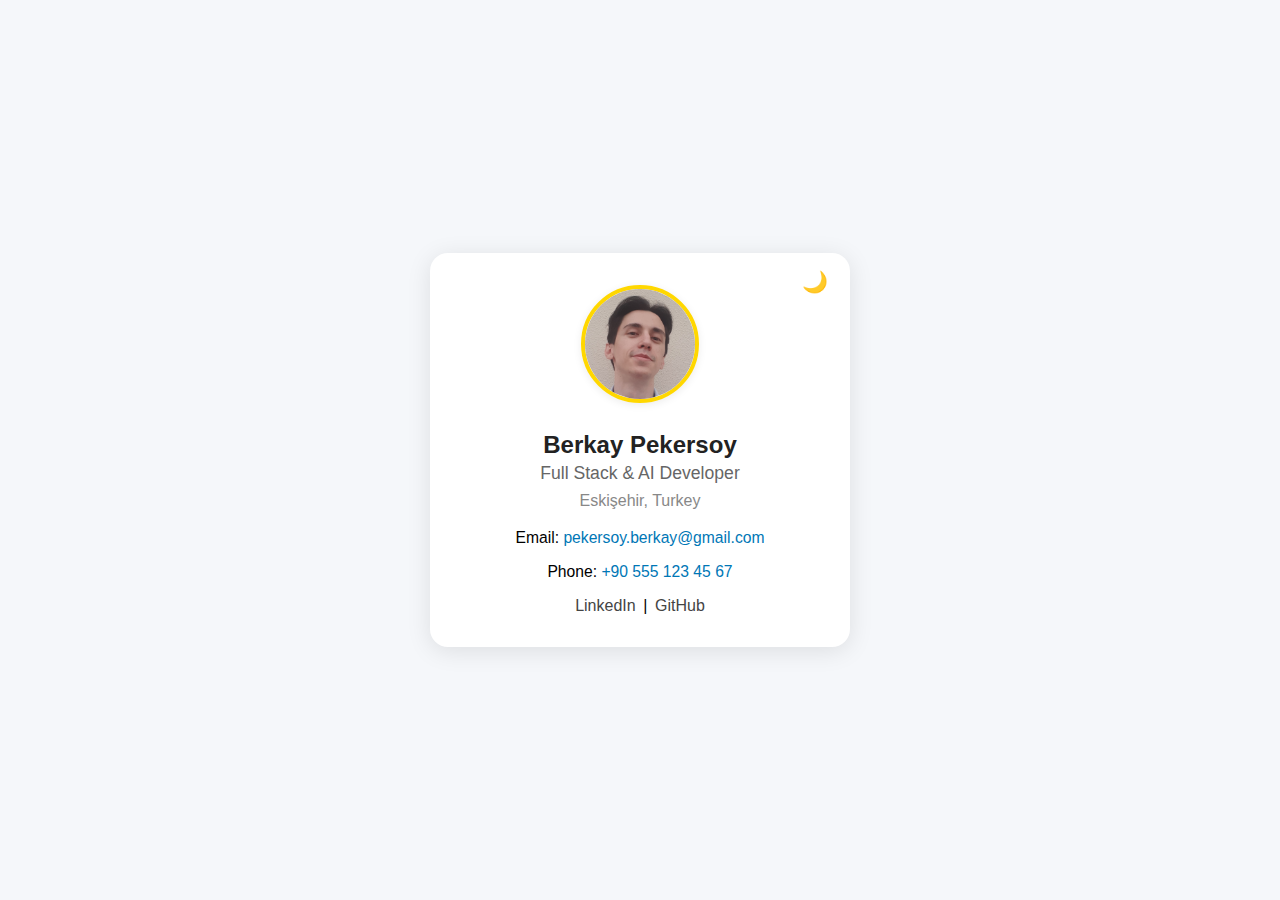
<file: index.html>
<!DOCTYPE html>
<html lang="en">
<head>
    <link rel="stylesheet" href="styles.css">
    <meta charset="UTF-8">
    <meta name="viewport" content="width=device-width, initial-scale=1.0">
    <title>Berkay Pekersoy - Business Card</title>
</head>
<body>
    <div class="card">
        <button class="theme-toggle" id="theme-toggle" title="Toggle dark/light mode">🌙</button>
        <img src="bee.jpg" alt="Profile picture" class="profile-img">
        <h3>Berkay Pekersoy</h3>
        <p class="title">Full Stack & AI Developer</p>
        <h4>Eskişehir, Turkey</h4>
        <div class="contact-info">
            <p>Email: <a href="mailto:berkay@example.com">pekersoy.berkay@gmail.com</a></p>
            <p>Phone: <a href="tel:+905551234567">+90 555 123 45 67</a></p>
        </div>
        <div class="social-links">
            <a href="https://www.linkedin.com/in/berkay-pekersoy/" title="LinkedIn">LinkedIn</a> |
            <a href="https://github.com/PBeekay" title="GitHub">GitHub</a>
        </div>
    </div>
    <script src="theme-toggle.js"></script>
</body>
</html>
</file>
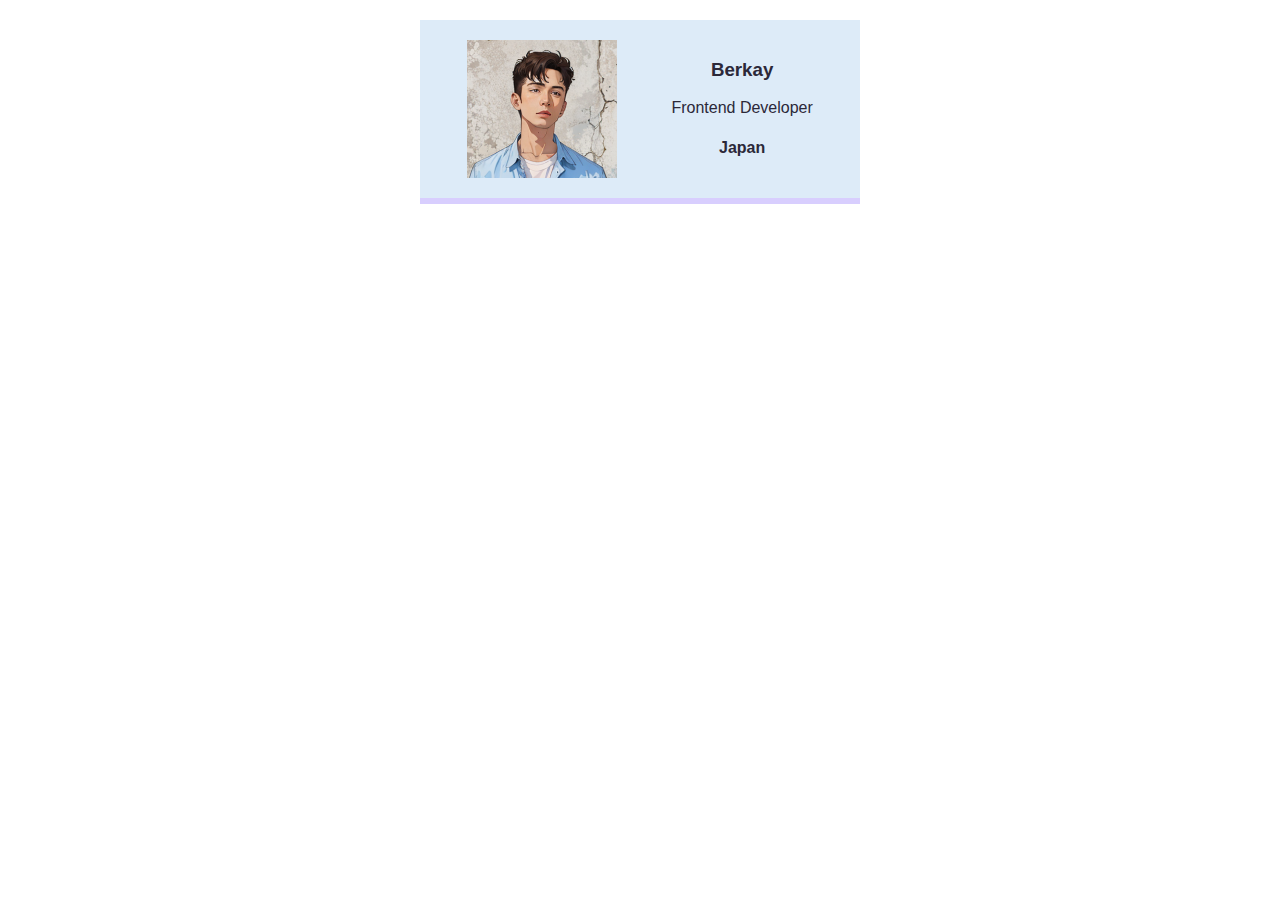
<file: Business Card/index.html>
<!DOCTYPE html>
<html lang="en">
<head>
    <link rel="stylesheet" href="styles.css">
    <meta charset="UTF-8">
    <meta name="viewport" content="width=device-width, initial-scale=1.0">
    <title>Document</title>
</head>
<body>
    <div class="card ">
        <img src="bee.png" alt="Berkay Smiling" class="avatar ">
            <div class="">
                <h3>Berkay</h3>
                <p>Frontend Developer</p>
                <h4>Japan</h4>
            </div>
    </div>
</body>
</html>
</file>
<file: styles.css>
body {
    background: #f5f7fa;
    font-family: 'Segoe UI', Arial, sans-serif;
    display: flex;
    justify-content: center;
    align-items: center;
    min-height: 100vh;
    margin: 0;
    transition: background 0.4s;
}

.avatar {
    width: 150px;
}

.card {
    background: #fff;
    padding: 2rem 2.5rem;
    border-radius: 18px;
    box-shadow: 0 4px 24px rgba(0,0,0,0.10);
    text-align: center;
    max-width: 340px;
    width: 100%;
    position: relative;
    transition: background 0.4s, box-shadow 0.3s;
}

.card:hover {
    box-shadow: 0 8px 32px rgba(0,0,0,0.18);
    transform: translateY(-2px) scale(1.015);
    transition: box-shadow 0.3s, transform 0.3s;
}

.theme-toggle {
    position: absolute;
    top: 1rem;
    right: 1rem;
    background: none;
    border: none;
    font-size: 1.3rem;
    cursor: pointer;
    outline: none;
    transition: color 0.3s, background 0.3s;
    z-index: 2;
}

.theme-toggle:hover {
    color: #ffd700;
    background: rgba(0,0,0,0.04);
    border-radius: 50%;
}

.profile-img {
    width: 110px;
    height: 110px;
    object-fit: cover;
    border-radius: 50%;
    border: 4px solid #ffd700;
    margin-bottom: 1rem;
    box-shadow: 0 2px 8px rgba(0,0,0,0.08);
    transition: border 0.4s;
}

h3 {
    margin: 0.5rem 0 0.2rem 0;
    font-size: 1.5rem;
    color: #222;
    transition: color 0.4s;
}

.title {
    color: #666;
    font-size: 1.1rem;
    margin: 0 0 0.5rem 0;
    transition: color 0.4s;
}

h4 {
    margin: 0 0 1.2rem 0;
    color: #888;
    font-weight: 400;
    font-size: 1rem;
    transition: color 0.4s;
}

.contact-info {
    margin-bottom: 1rem;
    font-size: 0.98rem;
}

.contact-info a {
    color: #0077b6;
    text-decoration: none;
    transition: color 0.3s;
}

.contact-info a:hover {
    text-decoration: underline;
}

.social-links {
    margin-top: 0.5rem;
}

.social-links a {
    color: #444;
    text-decoration: none;
    margin: 0 0.2rem;
    font-weight: 500;
    transition: color 0.2s, transform 0.2s;
    display: inline-block;
}

.social-links a:hover {
    color: #0077b6;
    transform: scale(1.15) rotate(-3deg);
}

/* Dark Theme */
body.dark {
    background: #181c24;
}

body.dark .card {
    background: #232a36;
    box-shadow: 0 4px 24px rgba(0,0,0,0.40);
}

body.dark h3 {
    color: #f7f7f7;
}

body.dark .title {
    color: #b0b8c1;
}

body.dark h4 {
    color: #a0a7b4;
}

body.dark .profile-img {
    border: 4px solid #00b4d8;
}

body.dark .contact-info a {
    color: #90e0ef;
}

body.dark .social-links a {
    color: #e0e0e0;
}

body.dark .social-links a:hover {
    color: #00b4d8;
}

body.dark .theme-toggle {
    color: #ffd700;
}

@media (max-width: 400px) {
    .card {
        padding: 1rem 0.5rem;
    }
    .profile-img {
        width: 80px;
        height: 80px;
    }
}

.border-blue {
    border: 1px dotted blue;
}
</file>
<file: Business Card/styles.css>
body {
    margin: 20px;
    font-family: Verdana, Geneva, Tahoma, sans-serif;
}

.avatar {
    width: 150px;
}

.card {
    margin: 0 auto;
    padding: 20px;
    display: flex;
    justify-content: space-around;
    width: 400px;
    text-align: center;
    background: #ddebf8;
    color: #2b2839;
    border-bottom: 6px solid #d8cefe;
}

.border-blue {
    border: 1px dotted blue;
}
</file>
